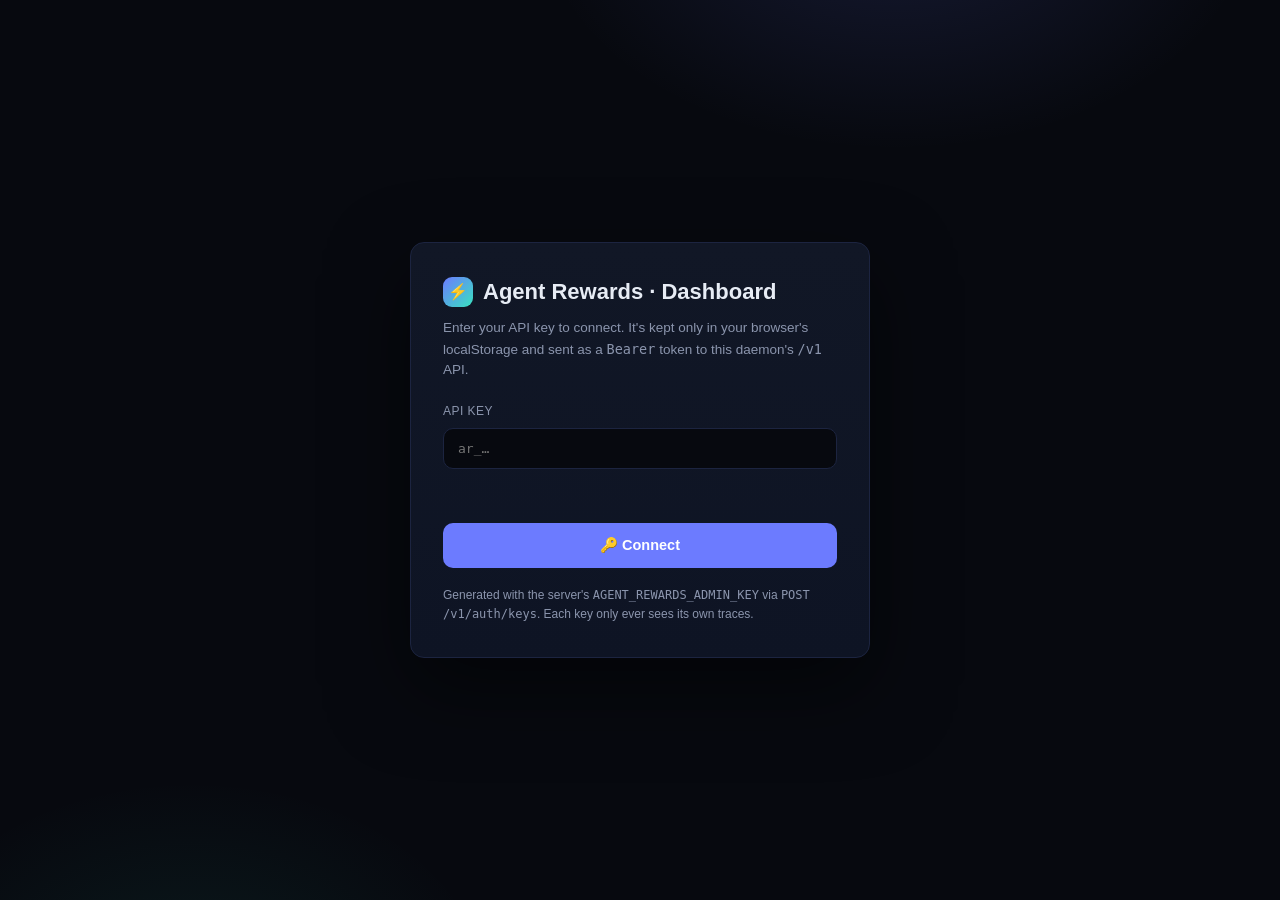
<file: dashboard/index.html>
<!DOCTYPE html>
<html lang="en">
<head>
<meta charset="UTF-8" />
<meta name="viewport" content="width=device-width, initial-scale=1.0" />
<title>Agent Rewards — Dashboard</title>
<meta name="description" content="View your agent traces and credits — read-only dashboard for the Agent Rewards backend." />
<link rel="stylesheet" href="style.css" />
</head>
<body>

<!-- ============ API KEY GATE ============ -->
<div id="gate" class="gate-wrap">
  <div class="gate">
    <h1><span class="dot">⚡</span> Agent Rewards · Dashboard</h1>
    <p class="sub">Enter your API key to connect. It's kept only in your browser's localStorage and sent as a
      <code class="mono">Bearer</code> token to this daemon's <code class="mono">/v1</code> API.</p>

    <label for="key-input">API key</label>
    <input id="key-input" type="password" placeholder="ar_…" autocomplete="off" spellcheck="false" />
    <div id="gate-err" class="err"></div>
    <div id="gate-ok" class="okline"></div>

    <button id="connect-btn" class="btn btn-primary">🔑 Connect</button>

    <div class="hint">
      Generated with the server's <code class="mono">AGENT_REWARDS_ADMIN_KEY</code> via
      <code class="mono">POST /v1/auth/keys</code>. Each key only ever sees its own traces.
    </div>
  </div>
</div>

<!-- ============ MAIN APP ============ -->
<div id="app" class="hidden">

  <nav>
    <div class="wrap nav-in">
      <div class="brand" onclick="showList()"><span class="dot">⚡</span> Agent Rewards</div>
      <div class="toolbar">
        <button id="disconnect-btn" class="btn btn-ghost btn-sm">Disconnect</button>
      </div>
    </div>
  </nav>

  <!-- list view -->
  <div id="view-list" class="view">
    <div id="banner-holder"></div>

    <div class="view-head">
      <h2>Credits</h2>
      <button id="refresh-btn" class="btn btn-ghost btn-sm">↻ Refresh</button>
    </div>

    <div class="stats" id="stats">
      <div class="stat"><div class="lab">Balance</div><div class="val green">—</div></div>
      <div class="stat"><div class="lab">Traces registered</div><div class="val accent">—</div></div>
    </div>

    <div class="panel-card">
      <h3 style="display:flex;align-items:center;justify-content:space-between">
        Recent registrations
        <button class="btn btn-ghost btn-sm" onclick="loadCredits()">↻</button>
      </h3>
      <div id="recent" class="recent-list">
        <div class="loading">Loading…</div>
      </div>
    </div>

    <div class="view-head" style="margin-top:8px">
      <h2>Your traces</h2>
      <button class="btn btn-ghost btn-sm" onclick="loadTraces()">↻</button>
    </div>

    <div class="table-wrap">
      <table>
        <thead>
          <tr><th>Trace</th><th>Agent</th><th>Credits</th><th>Size</th><th>Created</th></tr>
        </thead>
        <tbody id="traces-body">
          <tr><td colspan="5"><div class="loading"><span class="spin"></span>Loading traces…</div></td></tr>
        </tbody>
      </table>
    </div>
  </div>

  <!-- viewer view -->
  <div id="view-viewer" class="view hidden">
    <div class="view-head">
      <h2><span class="backlink" onclick="showList()">← Back to traces</span></h2>
    </div>

    <div class="viewer-meta" id="viewer-meta"></div>

    <div class="toolbar" style="margin-bottom:18px">
      <button id="dl-btn" class="btn btn-primary btn-sm">⬇ Download raw JSONL</button>
      <button id="viewer-refresh" class="btn btn-ghost btn-sm">↻ Reload</button>
      <div class="spacer"></div>
      <button id="collapse-all" class="btn btn-ghost btn-sm">Collapse all</button>
      <button id="expand-all" class="btn btn-ghost btn-sm">Expand all</button>
    </div>

    <div id="timeline" class="timeline">
      <div class="loading"><span class="spin"></span>Loading trace…</div>
    </div>
  </div>

</div>

<script src="app.js"></script>
</body>
</html>
</file>
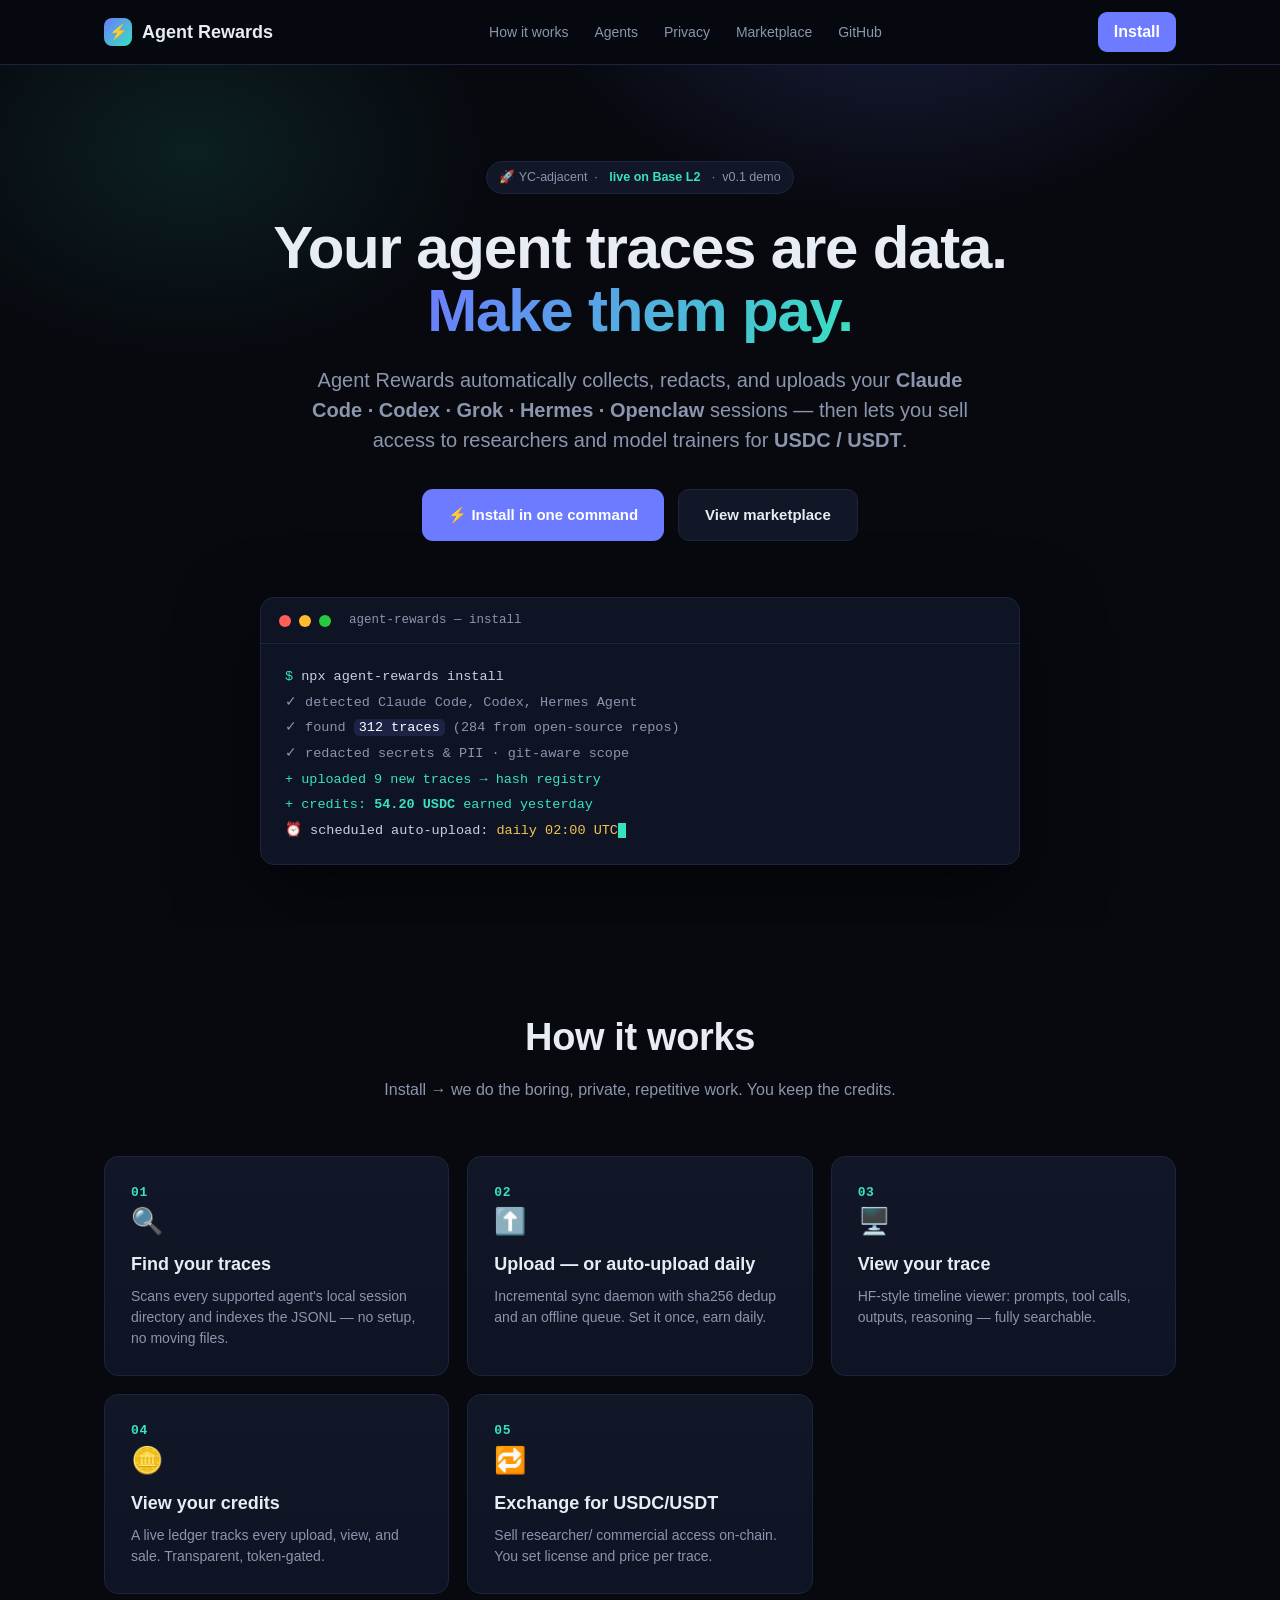
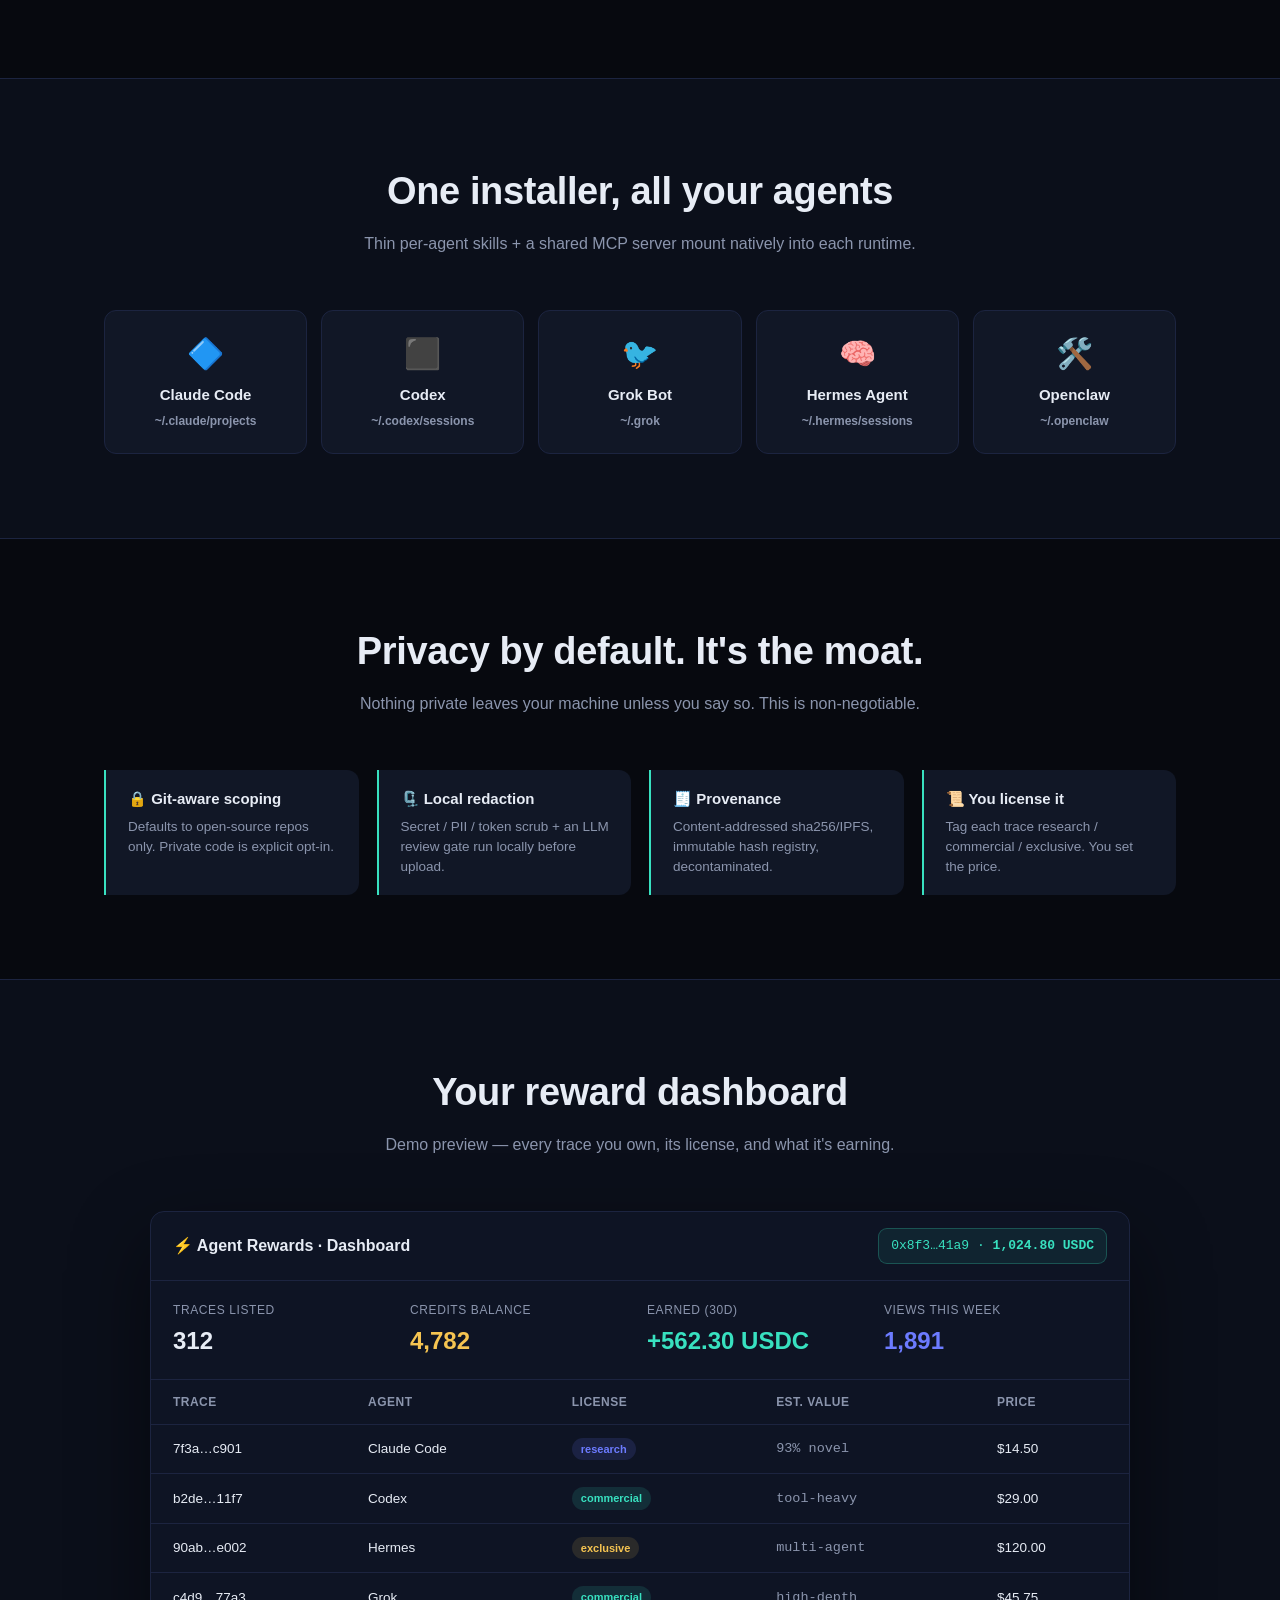
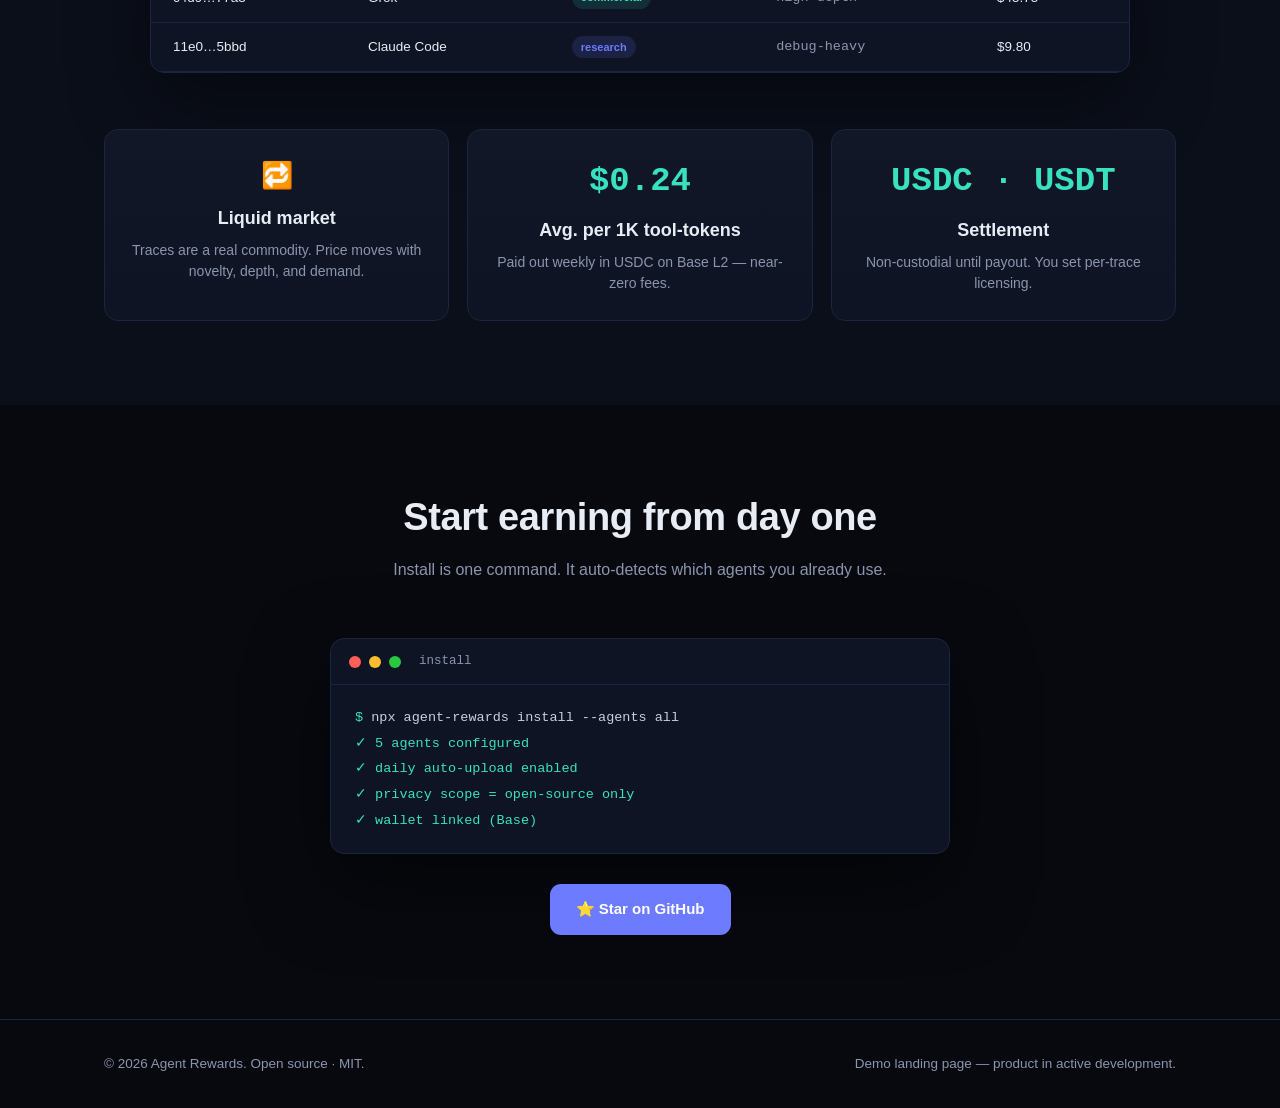
<file: landing/index.html>
<!DOCTYPE html>
<html lang="en">
<head>
<meta charset="UTF-8" />
<meta name="viewport" content="width=device-width, initial-scale=1.0" />
<title>Agent Rewards — Turn your agent traces into USDC</title>
<meta name="description" content="Auto-collect, redact, and sell your Claude Code / Codex / Grok / Hermes / Openclaw traces to researchers and model trainers for USDC/USDT." />
<style>
  :root{
    --bg:#07090f; --bg2:#0b0f1a; --panel:#111726; --panel2:#0e1424;
    --line:#1c2440; --txt:#e7ecf5; --muted:#8b95ad; --accent:#6c7bff;
    --accent2:#38e1c0; --green:#38e1c0; --red:#ff5c7a; --gold:#f5c451;
    --radius:14px;
    --mono:"SFMono-Regular",ui-monospace,Menlo,Consolas,monospace;
    --sans:-apple-system,BlinkMacSystemFont,"Segoe UI",Roboto,Inter,sans-serif;
  }
  *{box-sizing:border-box;margin:0;padding:0}
  html{scroll-behavior:smooth}
  body{background:var(--bg);color:var(--txt);font-family:var(--sans);line-height:1.5;-webkit-font-smoothing:antialiased}
  .wrap{max-width:1120px;margin:0 auto;padding:0 24px}
  a{color:var(--accent);text-decoration:none}
  a:hover{text-decoration:underline}

  /* ===== Nav ===== */
  nav{position:sticky;top:0;z-index:50;backdrop-filter:blur(12px);background:rgba(7,9,15,.8);border-bottom:1px solid var(--line)}
  .nav-in{display:flex;align-items:center;justify-content:space-between;height:64px}
  .brand{display:flex;align-items:center;gap:10px;font-weight:700;font-size:18px}
  .brand .dot{width:28px;height:28px;border-radius:8px;background:linear-gradient(135deg,var(--accent),var(--accent2));display:grid;place-items:center;font-size:15px}
  .nav-links{display:flex;gap:26px;font-size:14px;color:var(--muted)}
  .nav-links a{color:var(--muted)}
  .nav-links a:hover{color:var(--txt)}
  .nav-cta{background:var(--accent);color:#fff!important;padding:8px 16px;border-radius:9px;font-weight:600}
  .nav-cta:hover{text-decoration:none;filter:brightness(1.1)}

  /* ===== Hero ===== */
  header{position:relative;overflow:hidden;padding:96px 0 60px;text-align:center;
    background:
      radial-gradient(600px 400px at 70% -10%, rgba(108,123,255,.18), transparent 60%),
      radial-gradient(500px 350px at 15% 10%, rgba(56,225,192,.10), transparent 60%),
      var(--bg);}
  .badge{display:inline-flex;align-items:center;gap:8px;border:1px solid var(--line);background:var(--panel);color:var(--muted);font-size:12.5px;padding:6px 12px;border-radius:999px;margin-bottom:22px}
  .badge b{color:var(--accent2);font-weight:600}
  h1{font-size:clamp(34px,6vw,60px);line-height:1.06;letter-spacing:-.02em;font-weight:800;max-width:820px;margin:0 auto 22px}
  h1 span{background:linear-gradient(120deg,var(--accent),var(--accent2));-webkit-background-clip:text;background-clip:text;color:transparent}
  .sub{color:var(--muted);font-size:clamp(16px,2.4vw,20px);max-width:680px;margin:0 auto 34px}
  .cta-row{display:flex;gap:14px;justify-content:center;flex-wrap:wrap}
  .btn{display:inline-flex;align-items:center;gap:9px;padding:14px 26px;border-radius:11px;font-weight:600;font-size:15px;border:none;cursor:pointer}
  .btn-primary{background:var(--accent);color:#fff}
  .btn-primary:hover{filter:brightness(1.1)}
  .btn-ghost{background:var(--panel);color:var(--txt);border:1px solid var(--line)}
  .btn-ghost:hover{border-color:var(--accent)}
  .code{font-family:var(--mono);font-size:13px}

  /* terminal mock */
  .term{max-width:760px;margin:56px auto 0;border:1px solid var(--line);border-radius:var(--radius);background:var(--panel2);text-align:left;box-shadow:0 30px 80px rgba(0,0,0,.5)}
  .term-bar{display:flex;align-items:center;gap:8px;padding:13px 18px;border-bottom:1px solid var(--line)}
  .term-bar i{width:12px;height:12px;border-radius:50%}
  .term-bar i:nth-child(1){background:#ff5f57}.term-bar i:nth-child(2){background:#febc2e}.term-bar i:nth-child(3){background:#28c840}
  .term-bar span{margin-left:10px;color:var(--muted);font-size:12.5px;font-family:var(--mono)}
  .term-body{padding:20px 24px;font-family:var(--mono);font-size:13.5px;line-height:1.9;color:#c7d0e2}
  .term-body .prompt{color:var(--accent2)}
  .term-body .muted{color:var(--muted)}
  .term-body .ok{color:var(--green)}
  .term-body .warn{color:var(--gold)}
  .term-body .hl{color:#fff;background:rgba(108,123,255,.15);padding:1px 5px;border-radius:5px}
  .cursor{display:inline-block;width:8px;height:15px;background:var(--accent2);vertical-align:middle;animation:blink 1s steps(1) infinite}
  @keyframes blink{50%{opacity:0}}

  /* ===== Sections ===== */
  section{padding:84px 0}
  .sec-head{text-align:center;margin-bottom:54px}
  .sec-head h2{font-size:clamp(26px,4vw,38px);font-weight:800;letter-spacing:-.01em}
  .sec-head p{color:var(--muted);max-width:600px;margin:12px auto 0}

  /* features grid */
  .grid{display:grid;grid-template-columns:repeat(auto-fit,minmax(280px,1fr));gap:18px}
  .card{background:linear-gradient(180deg,var(--panel),var(--panel2));border:1px solid var(--line);border-radius:var(--radius);padding:26px;transition:transform .18s,border-color .18s}
  .card:hover{transform:translateY(-4px);border-color:var(--accent)}
  .card .num{font-family:var(--mono);color:var(--accent2);font-size:13px;font-weight:700;letter-spacing:.05em}
  .card h3{font-size:18px;margin:10px 0 8px;font-weight:700}
  .card p{color:var(--muted);font-size:14px}
  .card .ico{font-size:26px;margin-bottom:6px}

  /* supported agents */
  .agents{display:grid;grid-template-columns:repeat(auto-fit,minmax(160px,1fr));gap:14px}
  .agentc{background:var(--panel);border:1px solid var(--line);border-radius:12px;padding:20px 16px;text-align:center}
  .agentc .logo{font-size:30px;margin-bottom:8px}
  .agentc .name{font-weight:600;font-size:15px}
  .agentc .tag{color:var(--muted);font-size:12px;margin-top:3px}

  /* privacy strip */
  .privacy{display:grid;grid-template-columns:repeat(auto-fit,minmax(220px,1fr));gap:18px;margin-top:8px}
  .priv{border-left:2px solid var(--accent2);background:var(--panel);padding:18px 22px;border-radius:0 12px 12px 0}
  .priv h4{font-size:15px;margin-bottom:6px}
  .priv p{color:var(--muted);font-size:13.5px}

  /* dashboard mock */
  .dash{max-width:980px;margin:0 auto;border:1px solid var(--line);border-radius:var(--radius);overflow:hidden;background:var(--panel2);text-align:left;box-shadow:0 30px 80px rgba(0,0,0,.45)}
  .dash-top{display:flex;justify-content:space-between;align-items:center;padding:16px 22px;border-bottom:1px solid var(--line)}
  .dash-top h3{font-size:16px}
  .wallet{font-family:var(--mono);font-size:13px;color:var(--accent2);background:rgba(56,225,192,.08);padding:7px 12px;border-radius:9px;border:1px solid rgba(56,225,192,.25)}
  .dash-cols{display:grid;grid-template-columns:1fr;padding:0}
  .dash-stats{display:grid;grid-template-columns:repeat(4,1fr);gap:14px;padding:20px 22px;border-bottom:1px solid var(--line)}
  .stat .lab{color:var(--muted);font-size:12px;text-transform:uppercase;letter-spacing:.05em}
  .stat .val{font-size:24px;font-weight:800;margin-top:4px}
  .stat .val.green{color:var(--green)} .stat .val.gold{color:var(--gold)} .stat .val.accent{color:var(--accent)}
  table{width:100%;border-collapse:collapse;font-size:13.5px}
  th,td{padding:13px 22px;text-align:left;border-bottom:1px solid var(--line)}
  th{color:var(--muted);font-weight:600;font-size:12px;text-transform:uppercase;letter-spacing:.04em}
  td .hash{font-family:var(--mono);color:var(--accent)}
  .tag{display:inline-block;font-size:11px;padding:3px 9px;border-radius:999px;font-weight:600}
  .tag.research{background:rgba(108,123,255,.14);color:var(--accent)}
  .tag.commercial{background:rgba(56,225,192,.12);color:var(--green)}
  .tag.exclusive{background:rgba(245,196,81,.12);color:var(--gold)}
  .pct{font-family:var(--mono);color:var(--muted)}

  /* exchange / cta */
  .ex{display:grid;grid-template-columns:repeat(auto-fit,minmax(260px,1fr));gap:18px}
  .ex .card{text-align:center}
  .ex .val{font-family:var(--mono);font-size:34px;font-weight:800;color:var(--accent2)}

  footer{border-top:1px solid var(--line);padding:34px 0;color:var(--muted);font-size:13.5px}
  .foot{display:flex;justify-content:space-between;flex-wrap:wrap;gap:14px;align-items:center}

  @media(max-width:680px){.nav-links{display:none}.dash-stats{grid-template-columns:repeat(2,1fr)}}
</style>
</head>
<body>

<nav>
  <div class="wrap nav-in">
    <div class="brand"><span class="dot">⚡</span> Agent Rewards</div>
    <div class="nav-links">
      <a href="#how">How it works</a>
      <a href="#agents">Agents</a>
      <a href="#privacy">Privacy</a>
      <a href="#market">Marketplace</a>
      <a href="https://github.com/josecookai/agent-rewards" target="_blank">GitHub</a>
    </div>
    <a class="nav-cta" href="#install">Install</a>
  </div>
</nav>

<header>
  <div class="wrap">
    <div class="badge">🚀 YC-adjacent &nbsp;·&nbsp; <b>live on Base L2</b> &nbsp;·&nbsp; v0.1 demo</div>
    <h1>Your agent traces are data.<br><span>Make them pay.</span></h1>
    <p class="sub">Agent Rewards automatically collects, redacts, and uploads your
      <b>Claude Code · Codex · Grok · Hermes · Openclaw</b> sessions — then lets you sell access to
      researchers and model trainers for <b>USDC / USDT</b>.</p>
    <div class="cta-row">
      <a class="btn btn-primary" href="#install">⚡ Install in one command</a>
      <a class="btn btn-ghost" href="#market">View marketplace</a>
    </div>

    <div class="term">
      <div class="term-bar"><i></i><i></i><i></i><span>agent-rewards — install</span></div>
      <div class="term-body">
        <div><span class="prompt">$</span> npx agent-rewards install</div>
        <div class="muted">✓ detected Claude Code, Codex, Hermes Agent</div>
        <div class="muted">✓ found <span class="hl">312 traces</span> (284 from open-source repos)</div>
        <div class="muted">✓ redacted secrets &amp; PII · git-aware scope</div>
        <div class="ok">+ uploaded 9 new traces → hash registry</div>
        <div class="ok">+ credits: <b>54.20 USDC</b> earned yesterday</div>
        <div>⏰ scheduled auto-upload: <span class="warn">daily 02:00 UTC</span><span class="cursor">&nbsp;</span></div>
      </div>
    </div>
  </div>
</header>

<!-- ===== How it works ===== -->
<section id="how">
  <div class="wrap">
    <div class="sec-head">
      <h2>How it works</h2>
      <p>Install → we do the boring, private, repetitive work. You keep the credits.</p>
    </div>
    <div class="grid">
      <div class="card">
        <div class="num">01</div><div class="ico">🔍</div>
        <h3>Find your traces</h3>
        <p>Scans every supported agent's local session directory and indexes the JSONL — no setup, no
        moving files.</p>
      </div>
      <div class="card">
        <div class="num">02</div><div class="ico">⬆️</div>
        <h3>Upload — or auto-upload daily</h3>
        <p>Incremental sync daemon with sha256 dedup and an offline queue. Set it once, earn daily.</p>
      </div>
      <div class="card">
        <div class="num">03</div><div class="ico">🖥️</div>
        <h3>View your trace</h3>
        <p>HF-style timeline viewer: prompts, tool calls, outputs, reasoning — fully searchable.</p>
      </div>
      <div class="card">
        <div class="num">04</div><div class="ico">🪙</div>
        <h3>View your credits</h3>
        <p>A live ledger tracks every upload, view, and sale. Transparent, token-gated.</p>
      </div>
      <div class="card">
        <div class="num">05</div><div class="ico">🔁</div>
        <h3>Exchange for USDC/USDT</h3>
        <p>Sell researcher/ commercial access on-chain. You set license and price per trace.</p>
      </div>
    </div>
  </div>
</section>

<!-- ===== Supported agents ===== -->
<section id="agents" style="background:var(--bg2);border-top:1px solid var(--line);border-bottom:1px solid var(--line)">
  <div class="wrap">
    <div class="sec-head">
      <h2>One installer, all your agents</h2>
      <p>Thin per-agent skills + a shared MCP server mount natively into each runtime.</p>
    </div>
    <div class="agents">
      <div class="agentc"><div class="logo">🔷</div><div class="name">Claude Code</div><div class="tag">~/.claude/projects</div></div>
      <div class="agentc"><div class="logo">⬛</div><div class="name">Codex</div><div class="tag">~/.codex/sessions</div></div>
      <div class="agentc"><div class="logo">🐦</div><div class="name">Grok Bot</div><div class="tag">~/.grok</div></div>
      <div class="agentc"><div class="logo">🧠</div><div class="name">Hermes Agent</div><div class="tag">~/.hermes/sessions</div></div>
      <div class="agentc"><div class="logo">🛠️</div><div class="name">Openclaw</div><div class="tag">~/.openclaw</div></div>
    </div>
  </div>
</section>

<!-- ===== Privacy ===== -->
<section id="privacy">
  <div class="wrap">
    <div class="sec-head">
      <h2>Privacy by default. It's the moat.</h2>
      <p>Nothing private leaves your machine unless you say so. This is non-negotiable.</p>
    </div>
    <div class="privacy">
      <div class="priv"><h4>🔒 Git-aware scoping</h4><p>Defaults to open-source repos only. Private code is explicit opt-in.</p></div>
      <div class="priv"><h4>🗜️ Local redaction</h4><p>Secret / PII / token scrub + an LLM review gate run locally before upload.</p></div>
      <div class="priv"><h4>🧾 Provenance</h4><p>Content-addressed sha256/IPFS, immutable hash registry, decontaminated.</p></div>
      <div class="priv"><h4>📜 You license it</h4><p>Tag each trace research / commercial / exclusive. You set the price.</p></div>
    </div>
  </div>
</section>

<!-- ===== Marketplace mock ===== -->
<section id="market" style="background:var(--bg2);border-top:1px solid var(--line)">
  <div class="wrap">
    <div class="sec-head">
      <h2>Your reward dashboard</h2>
      <p>Demo preview — every trace you own, its license, and what it's earning.</p>
    </div>
    <div class="dash">
      <div class="dash-top">
        <h3>⚡ Agent Rewards · Dashboard</h3>
        <span class="wallet">0x8f3…41a9 · <b>1,024.80 USDC</b></span>
      </div>
      <div class="dash-stats">
        <div class="stat"><div class="lab">Traces listed</div><div class="val">312</div></div>
        <div class="stat"><div class="lab">Credits balance</div><div class="val gold">4,782</div></div>
        <div class="stat"><div class="lab">Earned (30d)</div><div class="val green">+562.30 USDC</div></div>
        <div class="stat"><div class="lab">Views this week</div><div class="val accent">1,891</div></div>
      </div>
      <table>
        <thead><tr><th>Trace</th><th>Agent</th><th>License</th><th>Est. value</th><th>Price</th></tr></thead>
        <tbody>
          <tr><td class="hash">7f3a…c901</td><td>Claude Code</td><td><span class="tag research">research</span></td><td class="pct">93% novel</td><td class="green">$14.50</td></tr>
          <tr><td class="hash">b2de…11f7</td><td>Codex</td><td><span class="tag commercial">commercial</span></td><td class="pct">tool-heavy</td><td class="green">$29.00</td></tr>
          <tr><td class="hash">90ab…e002</td><td>Hermes</td><td><span class="tag exclusive">exclusive</span></td><td class="pct">multi-agent</td><td class="green">$120.00</td></tr>
          <tr><td class="hash">c4d9…77a3</td><td>Grok</td><td><span class="tag commercial">commercial</span></td><td class="pct">high-depth</td><td class="green">$45.75</td></tr>
          <tr><td class="hash">11e0…5bbd</td><td>Claude Code</td><td><span class="tag research">research</span></td><td class="pct">debug-heavy</td><td class="green">$9.80</td></tr>
        </tbody>
      </table>
    </div>

    <div class="ex" style="margin-top:56px">
      <div class="card"><div class="ico">🔁</div><h3>Liquid market</h3><p>Traces are a real commodity. Price moves with novelty, depth, and demand.</p></div>
      <div class="card"><div class="val">$0.24</div><h3>Avg. per 1K tool-tokens</h3><p>Paid out weekly in USDC on Base L2 — near-zero fees.</p></div>
      <div class="card"><div class="val">USDC · USDT</div><h3>Settlement</h3><p>Non-custodial until payout. You set per-trace licensing.</p></div>
    </div>
  </div>
</section>

<!-- ===== Install ===== -->
<section id="install">
  <div class="wrap" style="text-align:center">
    <div class="sec-head"><h2>Start earning from day one</h2>
      <p>Install is one command. It auto-detects which agents you already use.</p></div>
    <div class="term" style="max-width:620px">
      <div class="term-bar"><i></i><i></i><i></i><span>install</span></div>
      <div class="term-body">
        <div><span class="prompt">$</span> npx agent-rewards install --agents all</div>
        <div class="ok">✓ 5 agents configured</div>
        <div class="ok">✓ daily auto-upload enabled</div>
        <div class="ok">✓ privacy scope = open-source only</div>
        <div class="ok">✓ wallet linked (Base)</div>
      </div>
    </div>
    <div style="margin-top:30px">
      <a class="btn btn-primary" href="https://github.com/josecookai/agent-rewards" target="_blank">⭐ Star on GitHub</a>
    </div>
  </div>
</section>

<footer>
  <div class="wrap foot">
    <span>© 2026 Agent Rewards. Open source · MIT.</span>
    <span>Demo landing page — product in active development.</span>
  </div>
</footer>

</body>
</html>
</file>
<file: dashboard/style.css>
/* Agent Rewards — Dashboard (no-build static)
   Design tokens match landing/index.html (dark theme).
*/
:root{
  --bg:#07090f; --bg2:#0b0f1a; --panel:#111726; --panel2:#0e1424;
  --line:#1c2440; --txt:#e7ecf5; --muted:#8b95ad; --accent:#6c7bff;
  --accent2:#38e1c0; --green:#38e1c0; --red:#ff5c7a; --gold:#f5c451;
  --radius:14px;
  --mono:"SFMono-Regular",ui-monospace,Menlo,Consolas,monospace;
  --sans:-apple-system,BlinkMacSystemFont,"Segoe UI",Roboto,Inter,sans-serif;
}
*{box-sizing:border-box;margin:0;padding:0}
html,body{height:100%}
body{background:var(--bg);color:var(--txt);font-family:var(--sans);line-height:1.5;-webkit-font-smoothing:antialiased}
a{color:var(--accent);text-decoration:none}
a:hover{text-decoration:underline}
button{font-family:var(--sans)}
.wrap{max-width:1120px;margin:0 auto;padding:0 24px}
.mono{font-family:var(--mono)}
.muted{color:var(--muted)}
.hidden{display:none !important}

/* ===== Nav ===== */
nav{position:sticky;top:0;z-index:50;backdrop-filter:blur(12px);background:rgba(7,9,15,.85);border-bottom:1px solid var(--line)}
.nav-in{display:flex;align-items:center;justify-content:space-between;height:60px;gap:12px}
.brand{display:flex;align-items:center;gap:10px;font-weight:700;font-size:17px;cursor:pointer}
.brand .dot{width:28px;height:28px;border-radius:8px;background:linear-gradient(135deg,var(--accent),var(--accent2));display:grid;place-items:center;font-size:15px}
.keypill{font-family:var(--mono);font-size:12px;color:var(--accent2);background:rgba(56,225,192,.08);padding:6px 12px;border-radius:9px;border:1px solid rgba(56,225,192,.25);max-width:40vw;overflow:hidden;text-overflow:ellipsis;white-space:nowrap}

/* ===== Buttons ===== */
.btn{display:inline-flex;align-items:center;gap:8px;padding:10px 18px;border-radius:10px;font-weight:600;font-size:14px;border:1px solid transparent;cursor:pointer;transition:filter .15s}
.btn:hover{filter:brightness(1.1)}
.btn-primary{background:var(--accent);color:#fff}
.btn-ghost{background:var(--panel);color:var(--txt);border-color:var(--line)}
.btn-ghost:hover{border-color:var(--accent)}
.btn-danger{background:transparent;color:var(--muted);border-color:var(--line)}
.btn-danger:hover{color:var(--red);border-color:var(--red)}
.btn-sm{padding:6px 12px;font-size:12.5px}
.btn:disabled{opacity:.55;cursor:not-allowed;filter:none}

/* ===== Views ===== */
.view{max-width:1120px;margin:0 auto;padding:32px 24px 80px}
.view-head{display:flex;align-items:center;justify-content:space-between;gap:14px;flex-wrap:wrap;margin-bottom:8px}
.view-head h2{font-size:clamp(20px,3vw,26px);font-weight:800;letter-spacing:-.01em}

/* ===== Error banner ===== */
.banner{border-radius:10px;padding:12px 16px;font-size:14px;margin:16px 0;display:flex;gap:10px;align-items:flex-start;border:1px solid}
.banner.err{background:rgba(255,92,122,.08);color:var(--red);border-color:rgba(255,92,122,.35)}
.banner.info{background:rgba(108,123,255,.08);color:var(--accent);border-color:rgba(108,123,255,.3)}
.banner.ok{background:rgba(56,225,192,.07);color:var(--green);border-color:rgba(56,225,192,.3)}
.banner .x{margin-left:auto;cursor:pointer;opacity:.7}

/* ===== Credits panel ===== */
.stats{display:grid;grid-template-columns:repeat(auto-fit,minmax(180px,1fr));gap:14px;margin:22px 0}
.stat{background:linear-gradient(180deg,var(--panel),var(--panel2));border:1px solid var(--line);border-radius:var(--radius);padding:20px 22px}
.stat .lab{color:var(--muted);font-size:12px;text-transform:uppercase;letter-spacing:.05em}
.stat .val{font-size:28px;font-weight:800;margin-top:6px;font-family:var(--mono)}
.stat .val.green{color:var(--green)}
.stat .val.accent{color:var(--accent)}
.stat .val.gold{color:var(--gold)}

.panel-card{background:linear-gradient(180deg,var(--panel),var(--panel2));border:1px solid var(--line);border-radius:var(--radius);padding:20px 22px;margin-bottom:22px}
.panel-card h3{font-size:15px;margin-bottom:14px;color:var(--txt);font-weight:700}
.recent-list{display:flex;flex-direction:column;gap:8px}
.recent-row{display:flex;align-items:center;gap:12px;font-size:13px;padding:10px 12px;background:var(--panel2);border:1px solid var(--line);border-radius:10px}
.recent-row .rid{font-family:var(--mono);color:var(--accent);font-size:12px}
.recent-row .amt{margin-left:auto;font-family:var(--mono);color:var(--green);font-weight:700}
.recent-row .when{font-family:var(--mono);color:var(--muted);font-size:11.5px}

/* ===== Table ===== */
.table-wrap{overflow-x:auto;background:var(--panel2);border:1px solid var(--line);border-radius:var(--radius);margin-top:22px}
table{width:100%;border-collapse:collapse;font-size:13.5px;min-width:640px}
th,td{padding:12px 16px;text-align:left;border-bottom:1px solid var(--line)}
th{color:var(--muted);font-weight:600;font-size:11.5px;text-transform:uppercase;letter-spacing:.04em;background:var(--panel)}
tbody tr{cursor:pointer;transition:background .12s}
tbody tr:hover{background:rgba(108,123,255,.08)}
tbody tr:last-child td{border-bottom:none}
td .hash{font-family:var(--mono);color:var(--accent)}
td .cred{font-family:var(--mono);color:var(--green);font-weight:700}
td .sz{font-family:var(--mono);color:var(--muted)}
td .when{font-family:var(--mono);color:var(--muted);font-size:12.5px}
.agentp{display:inline-flex;align-items:center;gap:6px}
.agentp .av{width:22px;height:22px;border-radius:6px;background:rgba(108,123,255,.14);display:grid;place-items:center;font-size:12px}
.empty{padding:40px;text-align:center;color:var(--muted)}
.loading{padding:40px;text-align:center;color:var(--muted)}
.spin{display:inline-block;width:18px;height:18px;border:2px solid var(--line);border-top-color:var(--accent);border-radius:50%;animation:spin .8s linear infinite;vertical-align:-4px;margin-right:8px}
@keyframes spin{to{transform:rotate(360deg)}}

/* ===== API key gate ===== */
.gate-wrap{min-height:100vh;display:grid;place-items:center;padding:24px;background:
  radial-gradient(600px 400px at 70% -10%, rgba(108,123,255,.15), transparent 60%),
  radial-gradient(500px 350px at 15% 110%, rgba(56,225,192,.08), transparent 60%),
  var(--bg)}
.gate{max-width:460px;width:100%;background:linear-gradient(180deg,var(--panel),var(--panel2));border:1px solid var(--line);border-radius:var(--radius);padding:32px;box-shadow:0 30px 80px rgba(0,0,0,.5)}
.gate h1{font-size:22px;font-weight:800;display:flex;gap:10px;align-items:center}
.gate h1 .dot{width:30px;height:30px;border-radius:9px;background:linear-gradient(135deg,var(--accent),var(--accent2));display:grid;place-items:center;font-size:16px}
.gate p.sub{color:var(--muted);font-size:13.5px;margin:10px 0 22px}
.gate label{display:block;font-size:12px;color:var(--muted);text-transform:uppercase;letter-spacing:.04em;margin-bottom:8px}
.gate input{width:100%;background:var(--bg);border:1px solid var(--line);border-radius:10px;color:var(--txt);font-family:var(--mono);font-size:13px;padding:12px 14px;outline:none;transition:border-color .15s}
.gate input:focus{border-color:var(--accent)}
.gate .btn{width:100%;justify-content:center;margin-top:16px;font-size:14.5px;padding:13px}
.gate .hint{font-size:12px;color:var(--muted);margin-top:18px;line-height:1.6}
.gate .err{color:var(--red);font-size:13px;margin-top:10px;min-height:18px}
.gate .okline{color:var(--green);font-size:13px;margin-top:10px}

/* ===== Timeline viewer ===== */
.viewer-meta{display:flex;flex-wrap:wrap;gap:14px;margin:14px 0 22px}
.meta-chip{font-family:var(--mono);font-size:12px;background:var(--panel);border:1px solid var(--line);border-radius:9px;padding:7px 12px;color:var(--c,var(--muted))}
.timeline{display:flex;flex-direction:column;gap:14px}
.tl-card{border:1px solid var(--line);border-radius:12px;background:var(--panel2);overflow:hidden}
.tl-card .tl-head{display:flex;align-items:center;gap:10px;padding:9px 14px;border-bottom:1px solid var(--line);flex-wrap:wrap}
.role-badge{font-size:11px;font-weight:700;text-transform:uppercase;letter-spacing:.04em;padding:3px 9px;border-radius:999px}
.role-user{background:rgba(108,123,255,.14);color:var(--accent)}
.role-assistant{background:rgba(56,225,192,.12);color:var(--green)}
.role-tool{background:rgba(245,196,81,.12);color:var(--gold)}
.role-reasoning{background:rgba(255,92,122,.12);color:var(--red)}
.role-system{background:rgba(150,160,185,.12);color:var(--muted)}
.role-unknown{background:var(--panel);color:var(--muted)}
.tl-head .tl-kind{font-family:var(--mono);font-size:12px;color:var(--muted)}
.tl-head .tl-name{font-family:var(--mono);font-size:12.5px;color:var(--gold)}
.tl-head .tl-time{margin-left:auto;font-family:var(--mono);font-size:11.5px;color:var(--muted)}
.tl-body{padding:12px 14px;font-size:13.5px}
.tl-body .text{white-space:pre-wrap;word-break:break-word;color:#c7d0e2}
.tl-body .reasoning{white-space:pre-wrap;word-break:break-word;color:#c9a9a0;font-style:italic;padding:2px 12px;border-left:3px solid rgba(255,92,122,.4);margin-bottom:10px}
.json{background:var(--bg);border:1px solid var(--line);border-radius:10px;padding:12px 14px;font-family:var(--mono);font-size:12.5px;line-height:1.65;overflow-x:auto;color:#c7d0e2}
.json pre{margin:0;white-space:pre-wrap;word-break:break-word}
/* syntax colors */
.jk{color:var(--accent)}       /* key */
.js{color:var(--green)}        /* string */
.jn{color:var(--gold)}         /* number */
.jb{color:var(--accent2)}      /* boolean */
.jl{color:var(--muted)}        /* null */
.notice-trunc{background:rgba(245,196,81,.08);border:1px solid rgba(245,196,81,.35);color:var(--gold);border-radius:10px;padding:12px 16px;font-size:13px;margin-top:14px}
.notice-trunc b{color:var(--gold)}
.toolbar{display:flex;gap:10px;align-items:center;flex-wrap:wrap}
.toolbar .spacer{flex:1}
.backlink{cursor:pointer;color:var(--muted);font-size:13.5px;display:inline-flex;gap:6px;align-items:center}
.backlink:hover{color:var(--txt)}

@media(max-width:680px){
  .keypill{display:none}
  .view{padding:20px 14px 60px}
}
</file>
